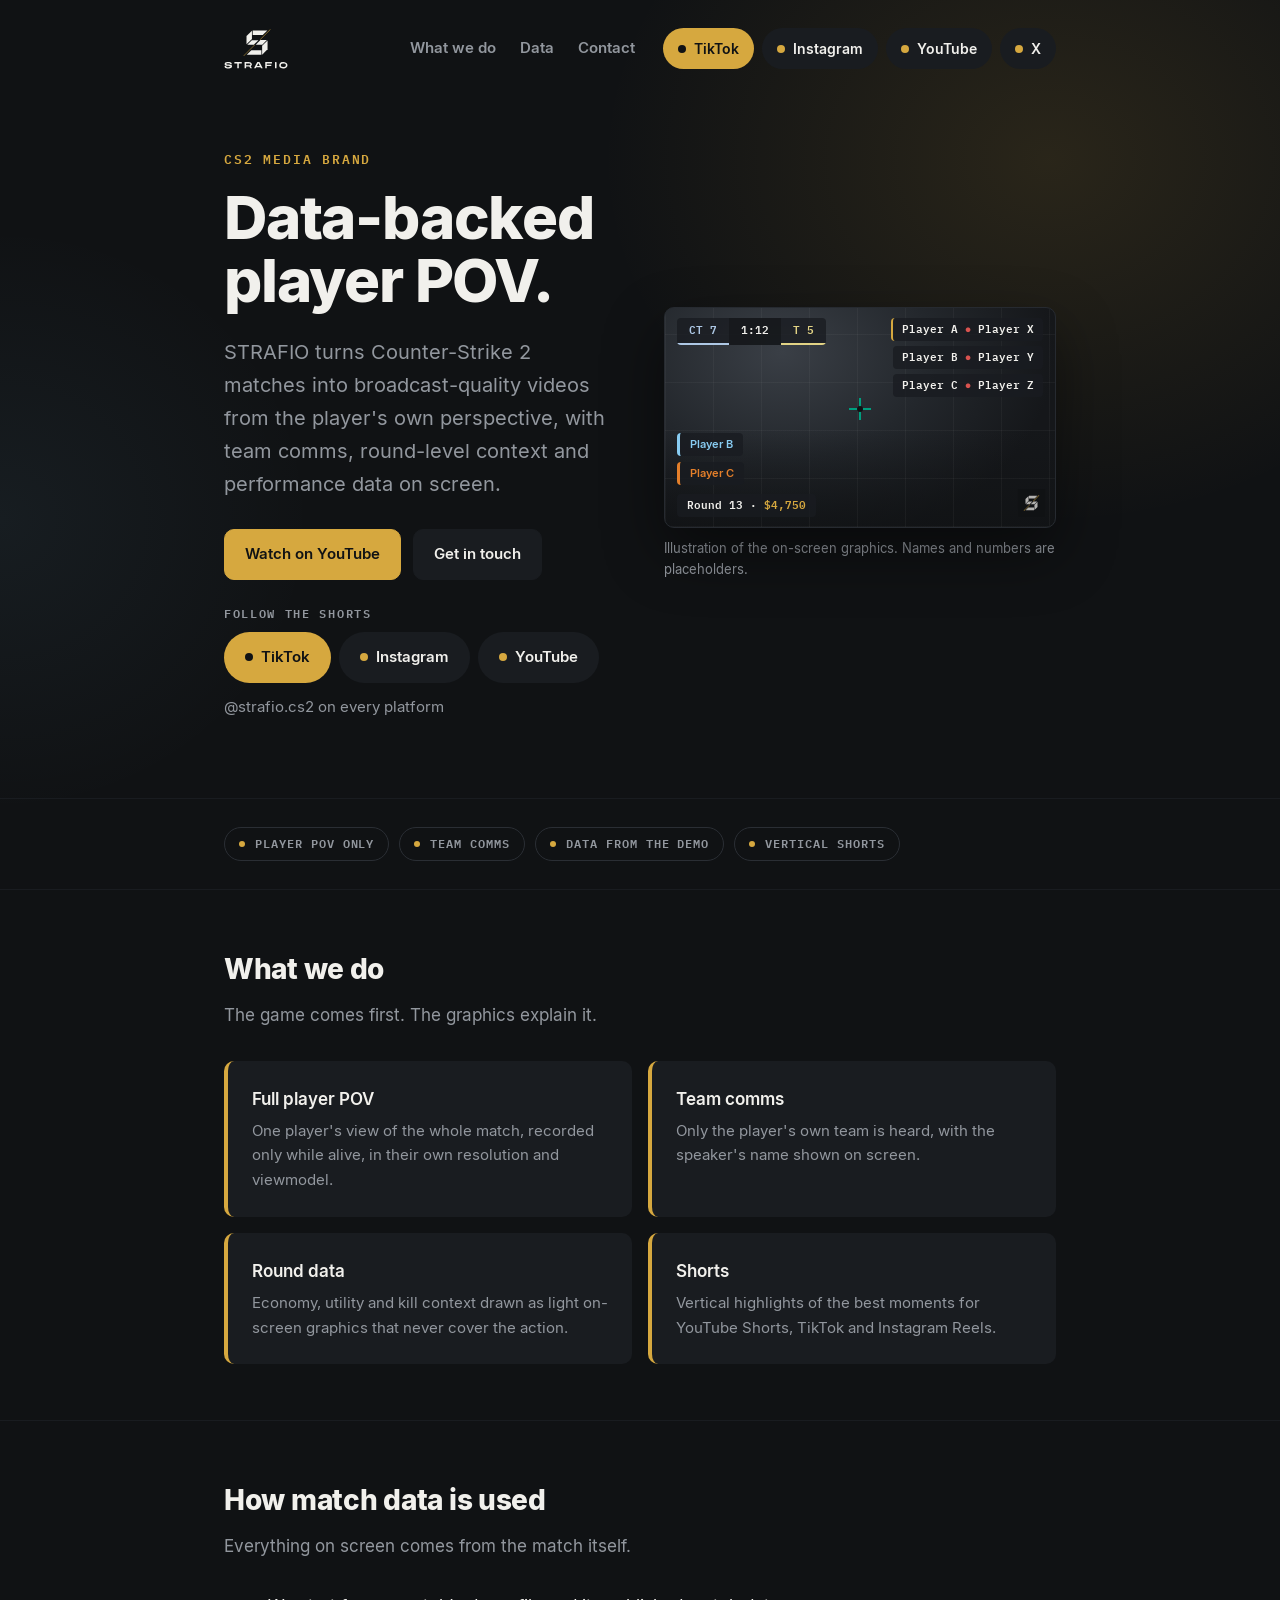
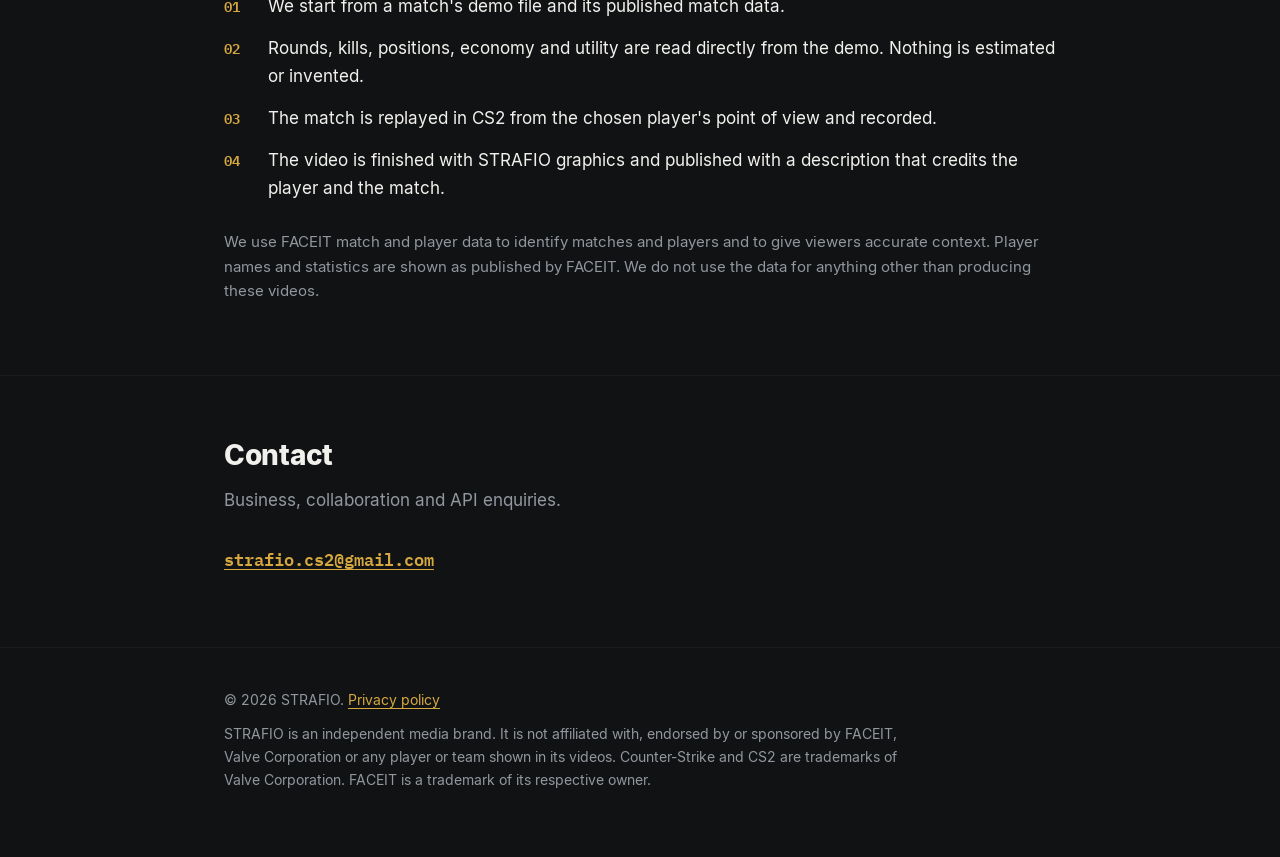
<file: index.html>
<!doctype html>
<html lang="en">
<head>
  <meta charset="utf-8">
  <meta name="viewport" content="width=device-width, initial-scale=1">
  <title>STRAFIO — Data-backed CS2 player POV</title>
  <meta name="description" content="STRAFIO is a CS2 media brand: full player POV videos with team comms, round data and broadcast-style graphics, published on YouTube, TikTok and Instagram.">
  <link rel="icon" type="image/svg+xml" href="assets/strafio-avatar.svg">
  <meta property="og:title" content="STRAFIO — Data-backed CS2 player POV">
  <meta property="og:description" content="Full CS2 player POV with team comms, round data and broadcast-style graphics.">
  <meta property="og:image" content="https://caliskanzafer.github.io/strafio-site/assets/strafio-avatar-800.png">
  <meta property="og:type" content="website">
  <meta name="theme-color" content="#101214">
  <link rel="stylesheet" href="style.css">
</head>
<body>
  <header class="top">
    <div class="wrap">
      <a href="./" aria-label="STRAFIO home"><img src="assets/strafio-logo-dark.svg" alt="STRAFIO"></a>
      <div class="right">
        <nav aria-label="Primary">
          <a href="#what">What we do</a>
          <a href="#data">Data</a>
          <a href="#contact">Contact</a>
        </nav>
        <div class="follow" aria-label="Follow STRAFIO">
          <a class="hot" href="https://www.tiktok.com/@strafio.cs2" rel="noopener"><span class="dot"></span>TikTok</a>
          <a href="https://www.instagram.com/strafio.cs2" rel="noopener"><span class="dot"></span>Instagram</a>
          <a href="https://www.youtube.com/@strafio.cs2" rel="noopener"><span class="dot"></span>YouTube</a>
          <a href="https://x.com/Strafiocs2" rel="noopener"><span class="dot"></span>X</a>
        </div>
      </div>
    </div>
  </header>

  <main>
    <div class="hero">
      <div class="wrap">
        <div>
          <p class="eyebrow">CS2 media brand</p>
          <h1>Data-backed player POV.</h1>
          <p class="lede">STRAFIO turns Counter-Strike 2 matches into broadcast-quality videos from the player's own perspective, with team comms, round-level context and performance data on screen.</p>
          <div class="actions">
            <a class="btn primary" href="https://www.youtube.com/@strafio.cs2" rel="noopener">Watch on YouTube</a>
            <a class="btn" href="#contact">Get in touch</a>
          </div>
          <p class="follow-label">Follow the shorts</p>
          <div class="follow big">
            <a class="hot" href="https://www.tiktok.com/@strafio.cs2" rel="noopener"><span class="dot"></span>TikTok</a>
            <a href="https://www.instagram.com/strafio.cs2" rel="noopener"><span class="dot"></span>Instagram</a>
            <a href="https://www.youtube.com/@strafio.cs2" rel="noopener"><span class="dot"></span>YouTube</a>
          </div>
          <p class="note" style="margin-top:12px">@strafio.cs2 on every platform</p>
        </div>

        <figure class="frame">
          <div class="screen" role="img" aria-label="Illustration of a STRAFIO video frame: score strip, kill feed, speaker labels and economy bar over player POV gameplay">
            <div class="score hud"><span class="ct">CT 7</span><span class="time">1:12</span><span class="t">T 5</span></div>
            <div class="feed hud">
              <div class="you">Player A <b>&#9679;</b> Player X</div>
              <div>Player B <b>&#9679;</b> Player Y</div>
              <div>Player C <b>&#9679;</b> Player Z</div>
            </div>
            <div class="crosshair"><i></i></div>
            <div class="speakers">
              <div style="border-color:var(--mate-blue);color:var(--mate-blue)">Player B</div>
              <div style="border-color:var(--mate-orange);color:var(--mate-orange)">Player C</div>
            </div>
            <div class="economy hud">
              <span class="pill">Round 13 &middot; <em>$4,750</em></span>
            </div>
            <img class="mark" src="assets/strafio-avatar.svg" alt="">
          </div>
          <figcaption>Illustration of the on-screen graphics. Names and numbers are placeholders.</figcaption>
        </figure>
      </div>
    </div>

    <div class="strip">
      <div class="wrap">
        <ul class="chips">
          <li>Player POV only</li>
          <li>Team comms</li>
          <li>Data from the demo</li>
          <li>Vertical shorts</li>
        </ul>
      </div>
    </div>

    <section id="what">
      <div class="wrap">
        <h2>What we do</h2>
        <p class="sub">The game comes first. The graphics explain it.</p>
        <div class="grid">
          <div class="card">
            <h3>Full player POV</h3>
            <p>One player's view of the whole match, recorded only while alive, in their own resolution and viewmodel.</p>
          </div>
          <div class="card">
            <h3>Team comms</h3>
            <p>Only the player's own team is heard, with the speaker's name shown on screen.</p>
          </div>
          <div class="card">
            <h3>Round data</h3>
            <p>Economy, utility and kill context drawn as light on-screen graphics that never cover the action.</p>
          </div>
          <div class="card">
            <h3>Shorts</h3>
            <p>Vertical highlights of the best moments for YouTube Shorts, TikTok and Instagram Reels.</p>
          </div>
        </div>
      </div>
    </section>

    <section id="data">
      <div class="wrap">
        <h2>How match data is used</h2>
        <p class="sub">Everything on screen comes from the match itself.</p>
        <ol class="steps">
          <li><span>We start from a match's demo file and its published match data.</span></li>
          <li><span>Rounds, kills, positions, economy and utility are read directly from the demo. Nothing is estimated or invented.</span></li>
          <li><span>The match is replayed in CS2 from the chosen player's point of view and recorded.</span></li>
          <li><span>The video is finished with STRAFIO graphics and published with a description that credits the player and the match.</span></li>
        </ol>
        <p class="note" style="margin-top:28px">We use FACEIT match and player data to identify matches and players and to give viewers accurate context. Player names and statistics are shown as published by FACEIT. We do not use the data for anything other than producing these videos.</p>
      </div>
    </section>


    <section id="contact">
      <div class="wrap">
        <h2>Contact</h2>
        <p class="sub">Business, collaboration and API enquiries.</p>
        <p><a class="mono" href="mailto:strafio.cs2@gmail.com">strafio.cs2@gmail.com</a></p>
      </div>
    </section>
  </main>

  <footer>
    <div class="wrap">
      <p>&copy; 2026 STRAFIO. <a href="privacy.html">Privacy policy</a></p>
      <p>STRAFIO is an independent media brand. It is not affiliated with, endorsed by or sponsored by FACEIT, Valve Corporation or any player or team shown in its videos. Counter-Strike and CS2 are trademarks of Valve Corporation. FACEIT is a trademark of its respective owner.</p>
    </div>
  </footer>
</body>
</html>
</file>
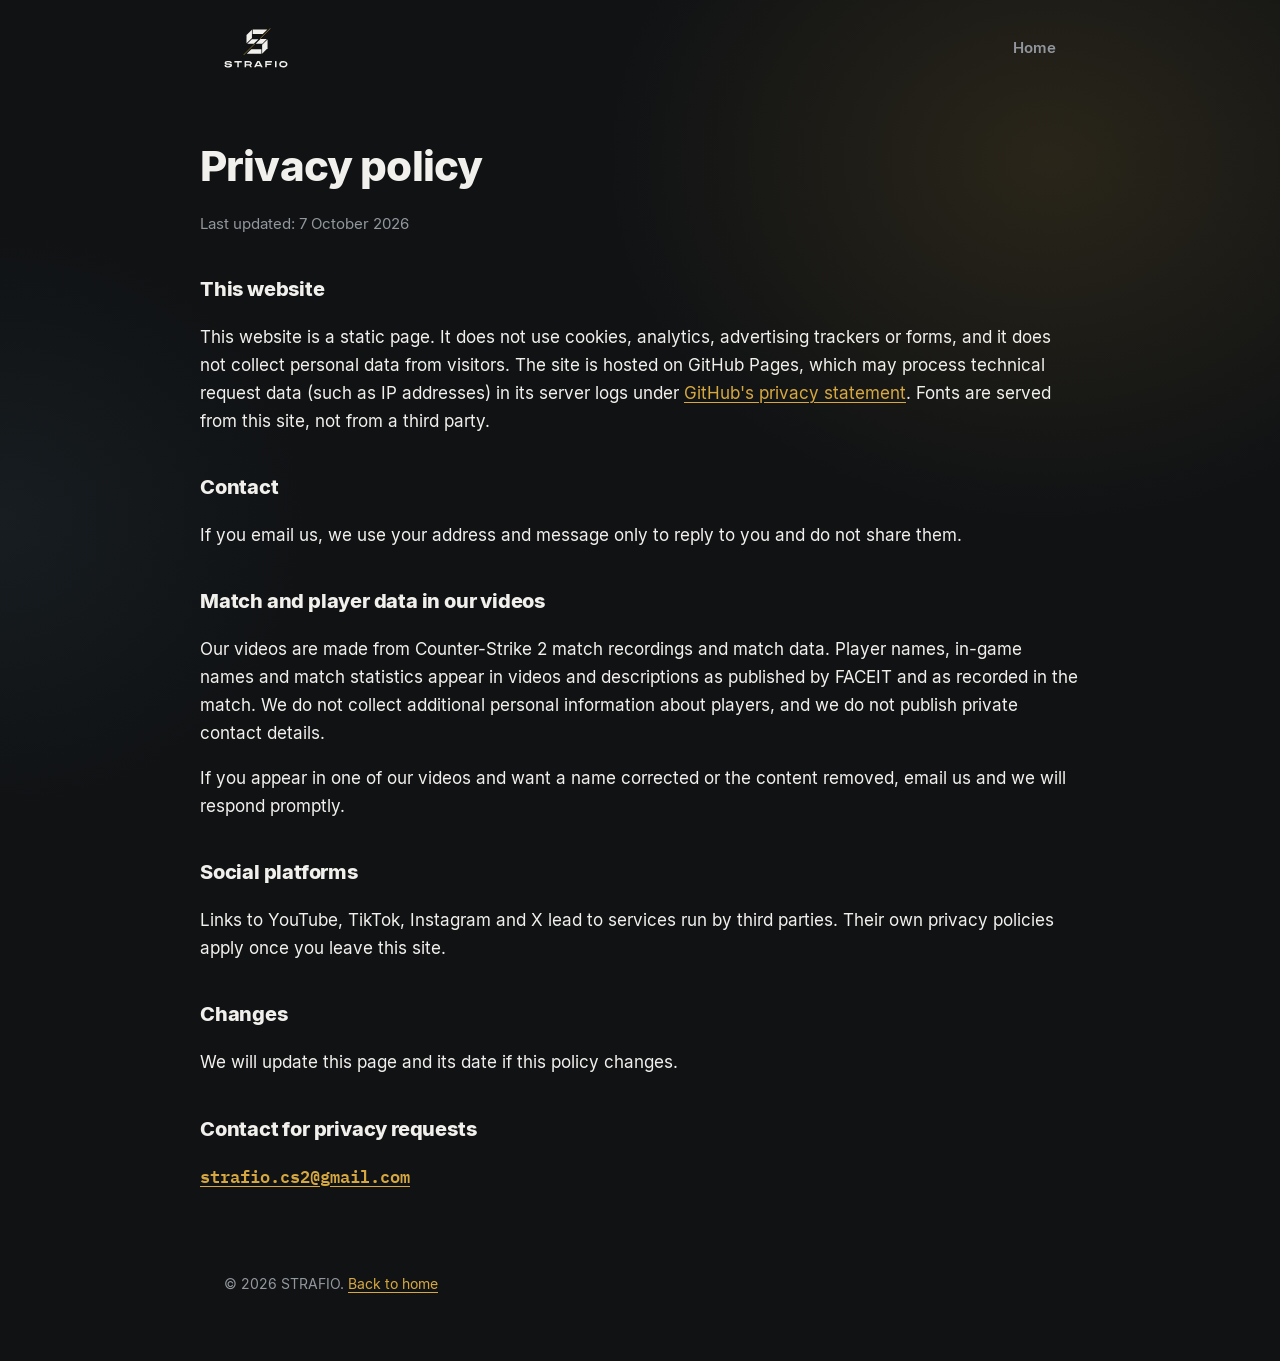
<file: privacy.html>
<!doctype html>
<html lang="en">
<head>
  <meta charset="utf-8">
  <meta name="viewport" content="width=device-width, initial-scale=1">
  <title>Privacy policy — STRAFIO</title>
  <meta name="description" content="How STRAFIO handles data on this website and in its videos.">
  <link rel="icon" type="image/svg+xml" href="assets/strafio-avatar.svg">
  <meta name="theme-color" content="#101214">
  <link rel="stylesheet" href="style.css">
</head>
<body>
  <header class="top">
    <div class="wrap">
      <a href="./" aria-label="STRAFIO home"><img src="assets/strafio-logo-dark.svg" alt="STRAFIO"></a>
      <nav aria-label="Primary"><a href="./">Home</a></nav>
    </div>
  </header>

  <main class="wrap doc">
    <h1>Privacy policy</h1>
    <p class="meta">Last updated: 7 October 2026</p>

    <h2>This website</h2>
    <p>This website is a static page. It does not use cookies, analytics, advertising trackers or forms, and it does not collect personal data from visitors. The site is hosted on GitHub Pages, which may process technical request data (such as IP addresses) in its server logs under <a href="https://docs.github.com/en/site-policy/privacy-policies/github-general-privacy-statement" rel="noopener">GitHub's privacy statement</a>. Fonts are served from this site, not from a third party.</p>

    <h2>Contact</h2>
    <p>If you email us, we use your address and message only to reply to you and do not share them.</p>

    <h2>Match and player data in our videos</h2>
    <p>Our videos are made from Counter-Strike 2 match recordings and match data. Player names, in-game names and match statistics appear in videos and descriptions as published by FACEIT and as recorded in the match. We do not collect additional personal information about players, and we do not publish private contact details.</p>
    <p>If you appear in one of our videos and want a name corrected or the content removed, email us and we will respond promptly.</p>

    <h2>Social platforms</h2>
    <p>Links to YouTube, TikTok, Instagram and X lead to services run by third parties. Their own privacy policies apply once you leave this site.</p>

    <h2>Changes</h2>
    <p>We will update this page and its date if this policy changes.</p>

    <h2>Contact for privacy requests</h2>
    <p><a class="mono" href="mailto:strafio.cs2@gmail.com">strafio.cs2@gmail.com</a></p>
  </main>

  <footer>
    <div class="wrap">
      <p>&copy; 2026 STRAFIO. <a href="./">Back to home</a></p>
    </div>
  </footer>
</body>
</html>
</file>
<file: style.css>
/* Tokens mirror config/brand.json in the strafio-engine repo. */
@font-face { font-family: "Inter"; font-weight: 400; src: url("assets/fonts/Inter-Regular.ttf") format("truetype"); font-display: swap; }
@font-face { font-family: "Inter"; font-weight: 600; src: url("assets/fonts/Inter-SemiBold.ttf") format("truetype"); font-display: swap; }
@font-face { font-family: "Inter"; font-weight: 800; src: url("assets/fonts/Inter-ExtraBold.ttf") format("truetype"); font-display: swap; }
@font-face { font-family: "IBM Plex Mono"; font-weight: 600; src: url("assets/fonts/IBMPlexMono-SemiBold.ttf") format("truetype"); font-display: swap; }

:root {
  --background: #101214;
  --surface: #191c20;
  --text: #f1f0ec;
  --muted: #92979e;
  --accent: #d6a83f;
  --team-ct: #aec8e5;
  --team-t: #e2d385;
  --mate-yellow: #eee53d;
  --mate-green: #009e7e;
  --mate-blue: #88ccf2;
  --mate-orange: #e47f2a;
  --mate-purple: #bc2c96;
  --danger: #d9534f;
  --radius: 10px;
  --gutter: 24px;
}

* { box-sizing: border-box; }
html { scroll-behavior: smooth; }
body {
  margin: 0;
  background:
    radial-gradient(50% 520px at 82% 160px, rgba(214,168,63,0.13), transparent 70%),
    radial-gradient(35% 420px at 0% 520px, rgba(136,204,242,0.06), transparent 70%),
    var(--background);
  color: var(--text);
  font: 400 17px/1.65 "Inter", system-ui, sans-serif;
  -webkit-font-smoothing: antialiased;
}
a { color: var(--accent); text-underline-offset: 3px; }
a:hover { color: var(--text); }

.wrap { max-width: 880px; margin: 0 auto; padding: 0 var(--gutter); }

header.top { padding: 28px 0; }
header.top .wrap { display: flex; align-items: center; justify-content: space-between; gap: 16px; }
header.top img { height: 40px; width: auto; display: block; }
header.top nav { display: flex; gap: 24px; font-weight: 600; font-size: 15px; }
header.top nav a { color: var(--muted); text-decoration: none; }
header.top nav a:hover { color: var(--text); }
header.top .right { display: flex; align-items: center; gap: 28px; }
.follow { display: flex; gap: 8px; flex-wrap: wrap; }
.follow a {
  display: inline-flex; align-items: center; gap: 8px; padding: 8px 14px;
  border-radius: 999px; background: var(--surface); color: var(--text);
  font-weight: 600; font-size: 14px; text-decoration: none; border: 1px solid transparent;
}
.follow a:hover { border-color: var(--accent); color: var(--text); }
.follow a .dot { width: 8px; height: 8px; border-radius: 50%; background: var(--accent); }
.follow.big a { padding: 12px 20px; font-size: 15px; }
.follow a.hot { background: var(--accent); color: var(--background); }
.follow a.hot .dot { background: var(--background); }
.follow a.hot:hover { background: var(--text); border-color: var(--text); color: var(--background); }

.hero {
  padding: 56px 0 64px; border-bottom: 1px solid var(--surface);
}
.hero .wrap { display: grid; grid-template-columns: 1fr 1fr; gap: 48px; align-items: center; }
.hero .lede { margin-bottom: 28px; }
.follow-label { font: 600 12px/1 "IBM Plex Mono", ui-monospace, monospace; letter-spacing: 0.14em; text-transform: uppercase; color: var(--muted); margin: 28px 0 12px; }
.eyebrow {
  font: 600 13px/1 "IBM Plex Mono", ui-monospace, monospace;
  letter-spacing: 0.14em;
  text-transform: uppercase;
  color: var(--accent);
  margin: 0 0 20px;
}
h1 { font-weight: 800; font-size: clamp(36px, 7vw, 60px); line-height: 1.05; letter-spacing: -0.02em; margin: 0 0 24px; }
.lede { font-size: 20px; color: var(--muted); max-width: 640px; margin: 0 0 32px; }
.actions { display: flex; flex-wrap: wrap; gap: 12px; }
.btn {
  display: inline-block; padding: 12px 20px; border-radius: var(--radius);
  font-weight: 600; font-size: 15px; text-decoration: none;
  border: 1px solid var(--surface); color: var(--text); background: var(--surface);
}
.btn:hover { border-color: var(--accent); color: var(--text); }
.btn.primary { background: var(--accent); border-color: var(--accent); color: var(--background); }
.btn.primary:hover { background: var(--text); border-color: var(--text); color: var(--background); }

section { padding: 56px 0; border-bottom: 1px solid var(--surface); }
h2 { font-weight: 800; font-size: 28px; letter-spacing: -0.01em; margin: 0 0 8px; }
h2 + p.sub { color: var(--muted); margin: 0 0 32px; }
h3 { font-weight: 600; font-size: 17px; margin: 0 0 6px; }

.grid { display: grid; gap: 16px; grid-template-columns: repeat(auto-fit, minmax(300px, 1fr)); }
.card { background: var(--surface); border-radius: var(--radius); padding: 24px; border-left: 4px solid var(--accent); }
.card p { margin: 0; color: var(--muted); font-size: 15px; }

.steps { list-style: none; counter-reset: s; margin: 0; padding: 0; display: grid; gap: 14px; }
.steps li { counter-increment: s; display: grid; grid-template-columns: 44px 1fr; align-items: baseline; }
.steps li::before {
  content: counter(s, decimal-leading-zero);
  font: 600 14px/1 "IBM Plex Mono", ui-monospace, monospace; color: var(--accent);
}

.links { list-style: none; margin: 0; padding: 0; display: flex; flex-wrap: wrap; gap: 12px; }
.note { color: var(--muted); font-size: 15px; }
.mono { font-family: "IBM Plex Mono", ui-monospace, monospace; font-weight: 600; }

footer { padding: 40px 0 56px; color: var(--muted); font-size: 14px; }
footer p { margin: 0 0 10px; max-width: 680px; }

/* Legal pages */
.doc { padding: 48px 0 24px; }
.doc h1 { font-size: clamp(30px, 5vw, 42px); }
.doc h2 { font-size: 20px; margin: 36px 0 8px; }
.doc p, .doc li { color: var(--text); }
.doc .meta { color: var(--muted); font-size: 15px; }

@media (max-width: 560px) {
  header.top nav { gap: 16px; }
  .hero { padding-top: 40px; }
}

/* Product frame (CSS illustration of the on-screen graphics) */
.frame { margin: 0; }
.screen {
  position: relative; aspect-ratio: 16 / 9; border-radius: var(--radius); overflow: hidden;
  border: 1px solid #262a30;
  background:
    linear-gradient(180deg, rgba(16,18,20,0) 55%, rgba(16,18,20,0.75) 100%),
    radial-gradient(70% 90% at 30% 20%, #3a3f46 0%, #23272c 55%, #15171a 100%);
  box-shadow: 0 24px 60px rgba(0,0,0,0.45);
}
.screen::before { /* floor perspective lines */
  content: ""; position: absolute; inset: 0;
  background:
    repeating-linear-gradient(90deg, rgba(241,240,236,0.04) 0 1px, transparent 1px 48px),
    repeating-linear-gradient(0deg, rgba(241,240,236,0.04) 0 1px, transparent 1px 48px);
}
.crosshair { position: absolute; left: 50%; top: 46%; width: 22px; height: 22px; transform: translate(-50%,-50%); }
.crosshair::before, .crosshair::after { content: ""; position: absolute; background: var(--mate-green); }
.crosshair::before { left: 50%; top: 0; width: 2px; height: 100%; transform: translateX(-50%); }
.crosshair::after { top: 50%; left: 0; height: 2px; width: 100%; transform: translateY(-50%); }
.crosshair i { position: absolute; inset: 8px; background: var(--background); z-index: 1; border-radius: 50%; }
.hud { font: 600 11px/1 "IBM Plex Mono", ui-monospace, monospace; }
.score {
  position: absolute; top: 4.5%; left: 3%; display: flex; align-items: stretch;
  background: rgba(25,28,32,0.78); border-radius: 4px; overflow: hidden;
}
.score span { padding: 7px 12px; }
.score .ct { color: var(--team-ct); border-bottom: 2px solid var(--team-ct); }
.score .t { color: var(--team-t); border-bottom: 2px solid var(--team-t); }
.score .time { color: var(--text); background: rgba(16,18,20,0.5); }
.feed { position: absolute; top: 4.5%; right: 3%; display: grid; gap: 5px; justify-items: end; }
.feed div { background: rgba(25,28,32,0.78); border-radius: 4px; padding: 6px 9px; color: var(--text); white-space: nowrap; }
.feed .you { border-left: 2px solid var(--accent); }
.feed b { color: var(--danger); font-weight: 600; }
.speakers { position: absolute; left: 3%; bottom: 19%; display: grid; gap: 6px; }
.speakers div { background: rgba(25,28,32,0.78); border-radius: 4px; padding: 6px 10px; width: max-content; border-left: 3px solid; font: 600 11px/1 "Inter", sans-serif; }
.economy { position: absolute; left: 3%; bottom: 4.5%; right: 3%; display: flex; justify-content: space-between; align-items: center; }
.pill { background: rgba(25,28,32,0.78); border-radius: 4px; padding: 6px 10px; color: var(--text); }
.pill em { font-style: normal; color: var(--accent); }
.screen .mark { position: absolute; right: 2.5%; bottom: 4.5%; width: 7%; opacity: 0.72; }
.frame figcaption { color: var(--muted); font-size: 13px; margin-top: 10px; }

.chips { display: flex; flex-wrap: wrap; gap: 10px; margin: 0; padding: 0; list-style: none; }
.chips li {
  font: 600 12px/1 "IBM Plex Mono", ui-monospace, monospace; letter-spacing: 0.08em; text-transform: uppercase;
  color: var(--muted); border: 1px solid #2a2e34; padding: 10px 14px; border-radius: 999px;
}
.chips li::before { content: ""; display: inline-block; width: 6px; height: 6px; border-radius: 50%; background: var(--accent); margin-right: 10px; vertical-align: 1px; }
.strip { padding: 28px 0; border-bottom: 1px solid var(--surface); }

.card .num { font: 600 13px/1 "IBM Plex Mono", ui-monospace, monospace; color: var(--accent); display: block; margin-bottom: 14px; }

@media (max-width: 860px) {
  .hero .wrap { grid-template-columns: 1fr; gap: 36px; }
  header.top .right nav { display: none; }
}
@media (max-width: 560px) {
  header.top .wrap { flex-wrap: wrap; }
  header.top .right { width: 100%; }
  .follow a { padding: 8px 12px; }
  .feed div:nth-child(3) { display: none; }
}
</file>
